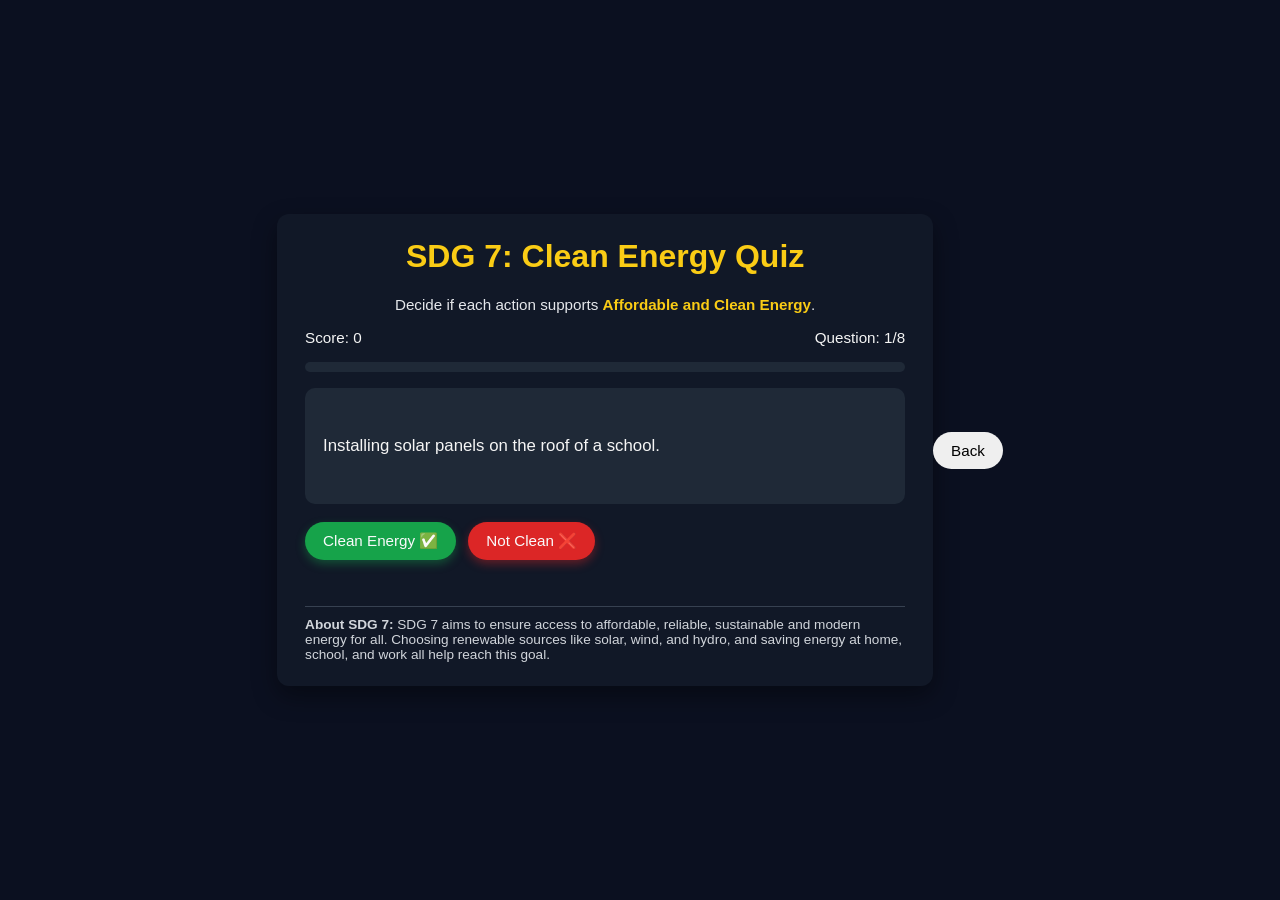
<file: index.html>
<!DOCTYPE html>
<html lang="en">
<head>
  <meta charset="UTF-8" />
  <title>SDG 7 Clean Energy Game</title>
  <link rel="stylesheet" href="stylequiz.css">
</head>
<body>
  <div class="game-container">
    <h1>SDG 7: Clean Energy Quiz</h1>
    <p class="sdg-tagline">
      Decide if each action supports <span class="highlight">Affordable and Clean Energy</span>.
    </p>

    <div class="status-bar">
      <div>Score: <span id="score">0</span></div>
      <div>Question: <span id="question-number">1</span>/<span id="total-questions">0</span></div>
    </div>

    <div class="progress-bar-wrapper">
      <div id="progress-bar" class="progress-bar"></div>
    </div>

    <div class="question-box">
      <div id="question-text" class="question-text">
        Loading question...
      </div>
    </div>

    <div class="buttons">
      <button class="btn-clean" id="btn-clean">Clean Energy ✅</button>
      <button class="btn-not-clean" id="btn-not-clean">Not Clean ❌</button>
    </div>

    <div id="feedback" class="feedback"></div>

    <button class="btn-restart" id="btn-restart" style="display:none;">Play Again</button>

    <div class="info-box">
      <strong>About SDG 7:</strong> SDG 7 aims to ensure access to affordable, reliable, sustainable and modern energy for all.
      Choosing renewable sources like solar, wind, and hydro, and saving energy at home, school, and work all help reach this goal.
    </div>
  </div>

    <a href="sdg7quiz.html">
      <button onclick="location.href='index.html'">Back</button>
    </a>

  <script src="scriptsquiz.js"></script>
</body>

</html>
</file>
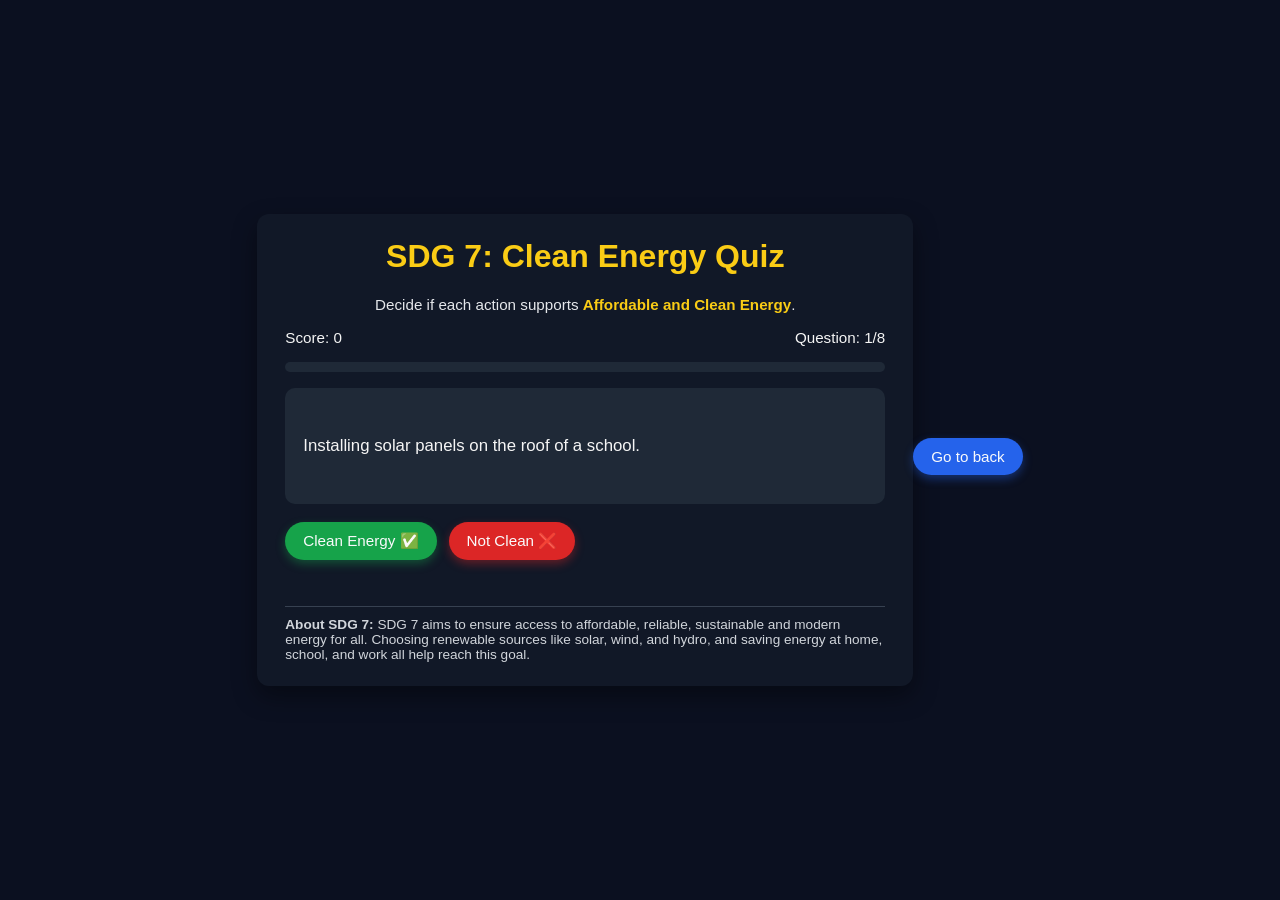
<file: module.html>
<!DOCTYPE html>
<html lang="en">
<head>
  <meta charset="UTF-8" />
  <title>Advance Clean Energy Quiz</title>
  <link rel="stylesheet" href="style.css">
</head>
<body>
  <div class="game-container">
    <h1>SDG 7: Clean Energy Quiz</h1>
    <p class="sdg-tagline">
      Decide if each action supports <span class="highlight">Affordable and Clean Energy</span>.
    </p>

    <div class="status-bar">
      <div>Score: <span id="score">0</span></div>
      <div>Question: <span id="question-number">1</span>/<span id="total-questions">0</span></div>
    </div>

    <div class="progress-bar-wrapper">
      <div id="progress-bar" class="progress-bar"></div>
    </div>

    <div class="question-box">
      <div id="question-text" class="question-text">
        Loading question...
      </div>
    </div>

    <div class="buttons">
      <button class="btn-clean" id="btn-clean">Clean Energy ✅</button>
      <button class="btn-not-clean" id="btn-not-clean">Not Clean ❌</button>
    </div>

    <div id="feedback" class="feedback"></div>

    <button class="btn-restart" id="btn-restart" style="display:none;">Play Again</button>

    <div class="info-box">
      <strong>About SDG 7:</strong> SDG 7 aims to ensure access to affordable, reliable, sustainable and modern energy for all.
      Choosing renewable sources like solar, wind, and hydro, and saving energy at home, school, and work all help reach this goal.
    </div>
  </div>

    <a href="index.html">
      <button class="btn-restart" style="margin-top:12px;">Go to back</button>
      </a>

  <script src="scriptsquiz.js"></script>
</body>
</html>
</file>
<file: stylequiz.css>
body {
  font-family: Arial, sans-serif;
  background: #0b1020;
  color: #f5f5f5;
  margin: 0;
  padding: 0;
  display: flex;
  justify-content: center;
  align-items: center;
  min-height: 100vh;
}

.game-container {
  background: #111827;
  border-radius: 12px;
  padding: 24px 28px;
  max-width: 600px;
  width: 90%;
  box-shadow: 0 10px 25px rgba(0, 0, 0, 0.4);
}

h1 {
  margin-top: 0;
  text-align: center;
  color: #facc15;
}

.sdg-tagline {
  font-size: 0.95rem;
  text-align: center;
  margin-bottom: 16px;
  color: #e5e7eb;
}

.status-bar {
  display: flex;
  justify-content: space-between;
  margin-bottom: 16px;
  font-size: 0.95rem;
}

.question-box {
  background: #1f2937;
  border-radius: 10px;
  padding: 18px;
  margin-bottom: 18px;
  min-height: 80px;
  display: flex;
  align-items: center;
}

.question-text {
  font-size: 1.05rem;
}

.buttons {
  display: flex;
  gap: 12px;
  margin-bottom: 12px;
  flex-wrap: wrap;
}

button {
  border: none;
  border-radius: 999px;
  padding: 10px 18px;
  font-size: 0.95rem;
  cursor: pointer;
  transition: transform 0.1s ease, box-shadow 0.1s ease, background 0.2s;
}

button:active {
  transform: scale(0.97);
  box-shadow: none;
}

.btn-clean {
  background: #16a34a;
  color: #f9fafb;
  box-shadow: 0 4px 10px rgba(22, 163, 74, 0.4);
}

.btn-not-clean {
  background: #dc2626;
  color: #f9fafb;
  box-shadow: 0 4px 10px rgba(220, 38, 38, 0.4);
}

.btn-restart {
  background: #2563eb;
  color: #f9fafb;
  box-shadow: 0 4px 10px rgba(37, 99, 235, 0.4);
  margin-top: 8px;
}

.feedback {
  min-height: 24px;
  font-size: 0.95rem;
  margin-bottom: 8px;
}

.feedback.correct {
  color: #4ade80;
}

.feedback.wrong {
  color: #f97373;
}

.progress-bar-wrapper {
  background: #1f2937;
  border-radius: 999px;
  overflow: hidden;
  height: 10px;
  margin-bottom: 16px;
}

.progress-bar {
  height: 100%;
  width: 0%;
  background: linear-gradient(90deg, #22c55e, #facc15);
  transition: width 0.3s ease;
}

.info-box {
  font-size: 0.85rem;
  color: #d1d5db;
  border-top: 1px solid #374151;
  padding-top: 10px;
  margin-top: 10px;
}

.highlight {
  color: #facc15;
  font-weight: bold;
}
</file>
<file: style.css>
body {
  font-family: Arial, sans-serif;
  background: #0b1020;
  color: #f5f5f5;
  margin: 0;
  padding: 0;
  display: flex;
  justify-content: center;
  align-items: center;
  min-height: 100vh;
}

.game-container {
  background: #111827;
  border-radius: 12px;
  padding: 24px 28px;
  max-width: 600px;
  width: 90%;
  box-shadow: 0 10px 25px rgba(0, 0, 0, 0.4);
}

h1 {
  margin-top: 0;
  text-align: center;
  color: #facc15;
}

.sdg-tagline {
  font-size: 0.95rem;
  text-align: center;
  margin-bottom: 16px;
  color: #e5e7eb;
}

.status-bar {
  display: flex;
  justify-content: space-between;
  margin-bottom: 16px;
  font-size: 0.95rem;
}

.question-box {
  background: #1f2937;
  border-radius: 10px;
  padding: 18px;
  margin-bottom: 18px;
  min-height: 80px;
  display: flex;
  align-items: center;
}

.question-text {
  font-size: 1.05rem;
}

.buttons {
  display: flex;
  gap: 12px;
  margin-bottom: 12px;
  flex-wrap: wrap;
}

button {
  border: none;
  border-radius: 999px;
  padding: 10px 18px;
  font-size: 0.95rem;
  cursor: pointer;
  transition: transform 0.1s ease, box-shadow 0.1s ease, background 0.2s;
}

button:active {
  transform: scale(0.97);
  box-shadow: none;
}

.btn-clean {
  background: #16a34a;
  color: #f9fafb;
  box-shadow: 0 4px 10px rgba(22, 163, 74, 0.4);
}

.btn-not-clean {
  background: #dc2626;
  color: #f9fafb;
  box-shadow: 0 4px 10px rgba(220, 38, 38, 0.4);
}

.btn-restart {
  background: #2563eb;
  color: #f9fafb;
  box-shadow: 0 4px 10px rgba(37, 99, 235, 0.4);
  margin-top: 8px;
}

.feedback {
  min-height: 24px;
  font-size: 0.95rem;
  margin-bottom: 8px;
}

.feedback.correct {
  color: #4ade80;
}

.feedback.wrong {
  color: #f97373;
}

.progress-bar-wrapper {
  background: #1f2937;
  border-radius: 999px;
  overflow: hidden;
  height: 10px;
  margin-bottom: 16px;
}

.progress-bar {
  height: 100%;
  width: 0%;
  background: linear-gradient(90deg, #22c55e, #facc15);
  transition: width 0.3s ease;
}

.info-box {
  font-size: 0.85rem;
  color: #d1d5db;
  border-top: 1px solid #374151;
  padding-top: 10px;
  margin-top: 10px;
}

.highlight {
  color: #facc15;
  font-weight: bold;
}
</file>
